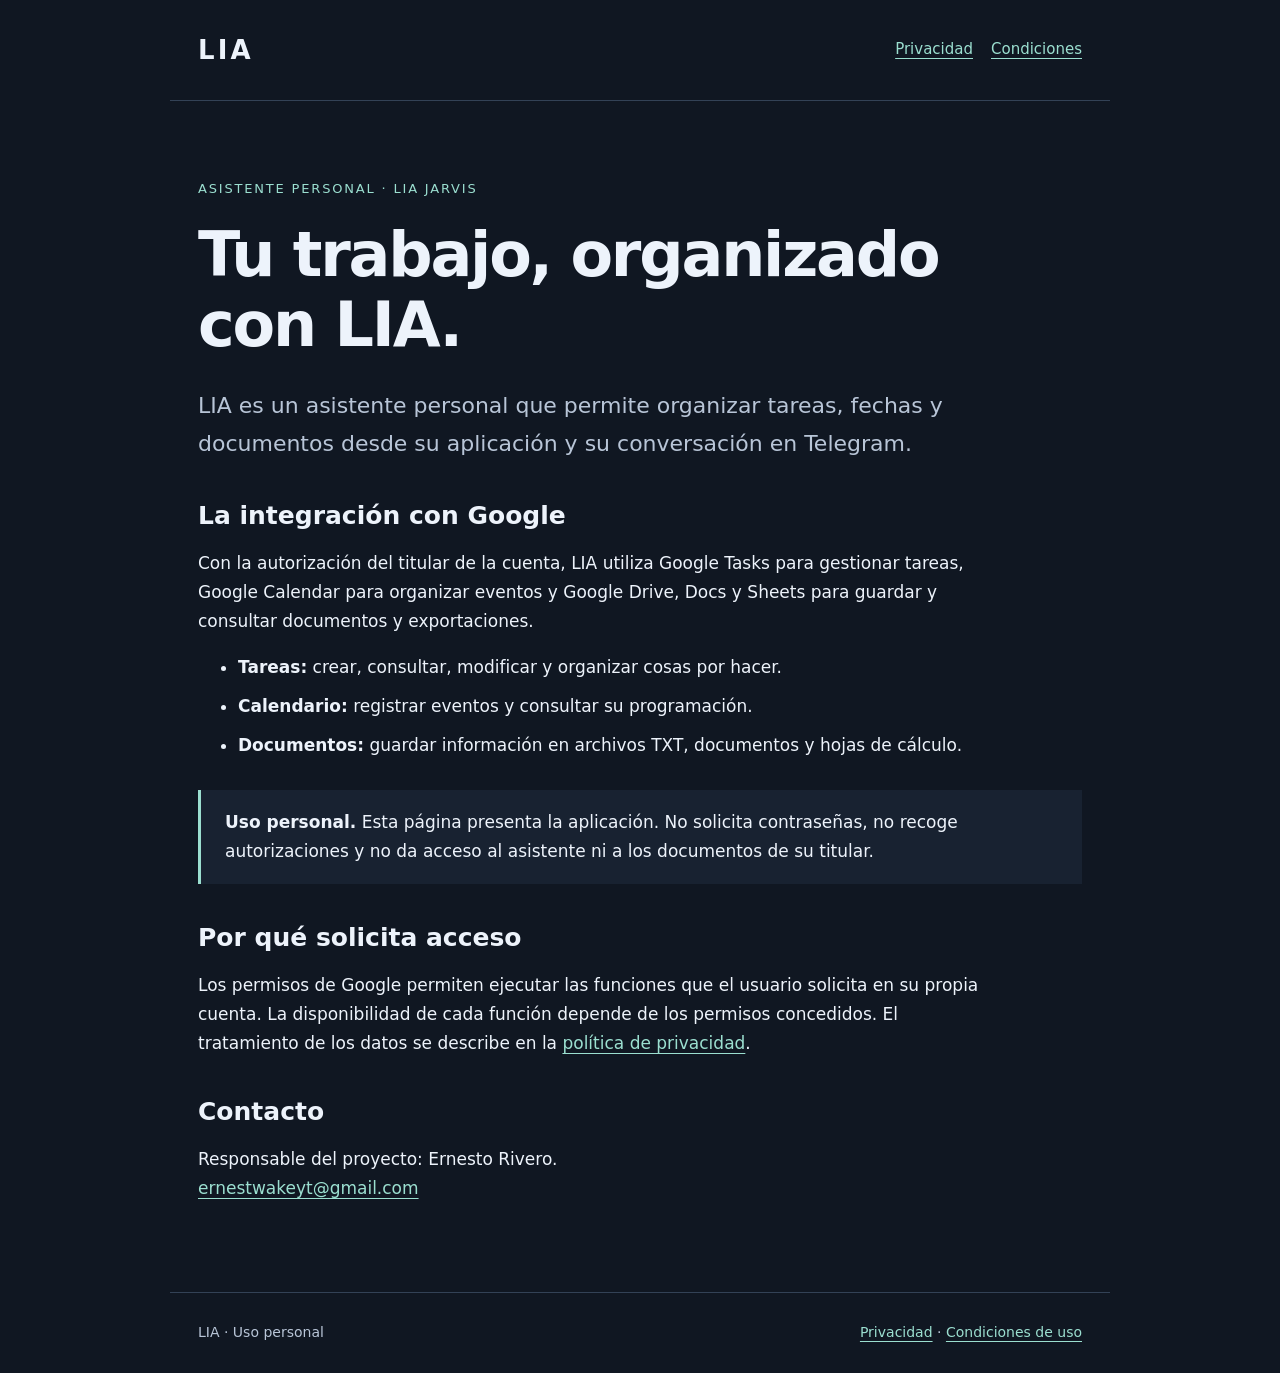
<file: index.html>
<!doctype html>
<html lang="es"><head><meta charset="utf-8"><meta name="viewport" content="width=device-width,initial-scale=1"><meta name="description" content="LIA, asistente personal para organizar tareas, calendario y documentos con Google."><title>LIA JARVIS · Asistente personal LIA</title><link rel="stylesheet" href="estilo.css"></head><body>
<a class="skip" href="#contenido">Ir al contenido</a><header><a class="brand" href="index.html">LIA</a><nav aria-label="Navegación principal"><a href="privacidad.html">Privacidad</a><a href="condiciones.html">Condiciones</a></nav></header>
<main id="contenido"><p class="eyebrow">Asistente personal · LIA JARVIS</p><h1>Tu trabajo, organizado con LIA.</h1><p class="lead">LIA es un asistente personal que permite organizar tareas, fechas y documentos desde su aplicación y su conversación en Telegram.</p>
<h2>La integración con Google</h2><p>Con la autorización del titular de la cuenta, LIA utiliza Google Tasks para gestionar tareas, Google Calendar para organizar eventos y Google Drive, Docs y Sheets para guardar y consultar documentos y exportaciones.</p>
<ul><li><strong>Tareas:</strong> crear, consultar, modificar y organizar cosas por hacer.</li><li><strong>Calendario:</strong> registrar eventos y consultar su programación.</li><li><strong>Documentos:</strong> guardar información en archivos TXT, documentos y hojas de cálculo.</li></ul>
<div class="note"><strong>Uso personal.</strong> Esta página presenta la aplicación. No solicita contraseñas, no recoge autorizaciones y no da acceso al asistente ni a los documentos de su titular.</div>
<h2>Por qué solicita acceso</h2><p>Los permisos de Google permiten ejecutar las funciones que el usuario solicita en su propia cuenta. La disponibilidad de cada función depende de los permisos concedidos. El tratamiento de los datos se describe en la <a href="privacidad.html">política de privacidad</a>.</p>
<h2>Contacto</h2><p>Responsable del proyecto: Ernesto Rivero.<br><a href="mailto:ernestwakeyt@gmail.com">ernestwakeyt@gmail.com</a></p></main>
<footer><span>LIA · Uso personal</span><span><a href="privacidad.html">Privacidad</a> · <a href="condiciones.html">Condiciones de uso</a></span></footer></body></html>
</file>
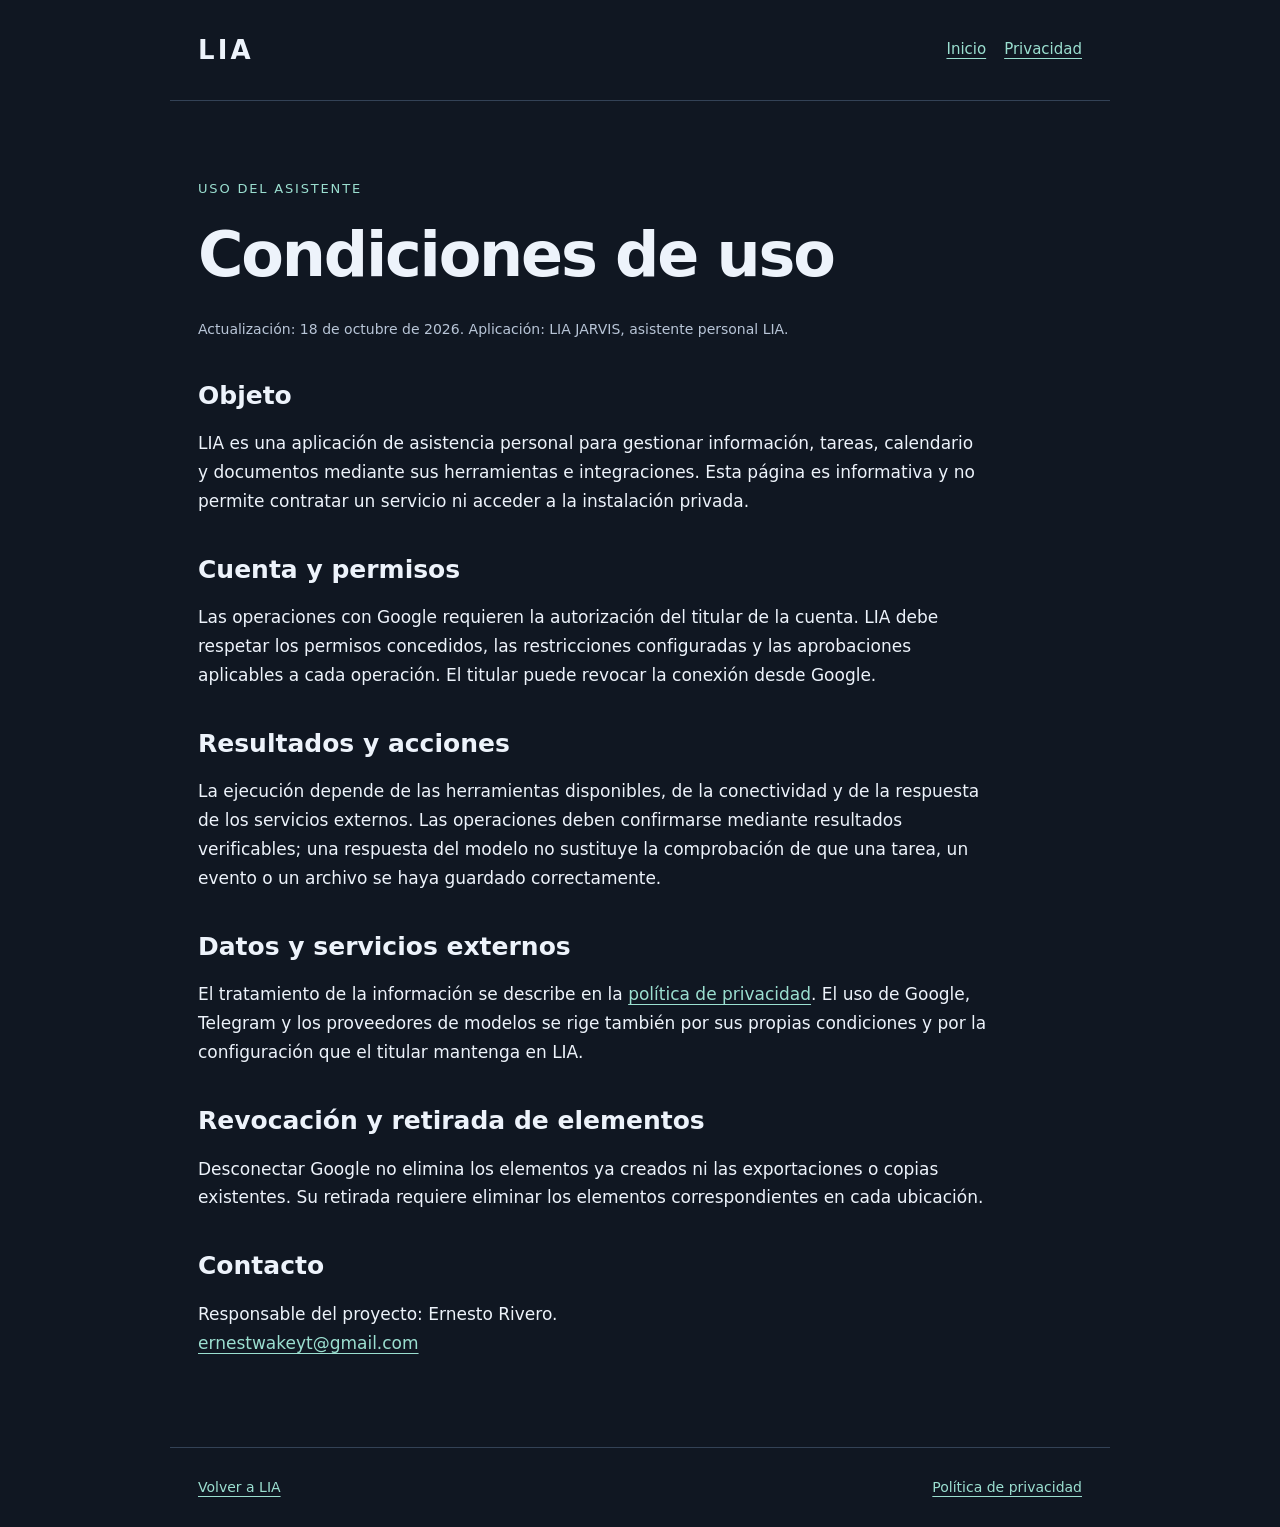
<file: condiciones.html>
<!doctype html>
<html lang="es"><head><meta charset="utf-8"><meta name="viewport" content="width=device-width,initial-scale=1"><meta name="description" content="Condiciones de uso personal de LIA y su integración con Google."><title>Condiciones de uso · LIA JARVIS</title><link rel="stylesheet" href="estilo.css"></head><body>
<a class="skip" href="#contenido">Ir al contenido</a><header><a class="brand" href="index.html">LIA</a><nav aria-label="Navegación principal"><a href="index.html">Inicio</a><a href="privacidad.html">Privacidad</a></nav></header>
<main id="contenido"><p class="eyebrow">Uso del asistente</p><h1>Condiciones de uso</h1><p class="meta">Actualización: 18 de octubre de 2026. Aplicación: LIA JARVIS, asistente personal LIA.</p>
<h2>Objeto</h2><p>LIA es una aplicación de asistencia personal para gestionar información, tareas, calendario y documentos mediante sus herramientas e integraciones. Esta página es informativa y no permite contratar un servicio ni acceder a la instalación privada.</p>
<h2>Cuenta y permisos</h2><p>Las operaciones con Google requieren la autorización del titular de la cuenta. LIA debe respetar los permisos concedidos, las restricciones configuradas y las aprobaciones aplicables a cada operación. El titular puede revocar la conexión desde Google.</p>
<h2>Resultados y acciones</h2><p>La ejecución depende de las herramientas disponibles, de la conectividad y de la respuesta de los servicios externos. Las operaciones deben confirmarse mediante resultados verificables; una respuesta del modelo no sustituye la comprobación de que una tarea, un evento o un archivo se haya guardado correctamente.</p>
<h2>Datos y servicios externos</h2><p>El tratamiento de la información se describe en la <a href="privacidad.html">política de privacidad</a>. El uso de Google, Telegram y los proveedores de modelos se rige también por sus propias condiciones y por la configuración que el titular mantenga en LIA.</p>
<h2>Revocación y retirada de elementos</h2><p>Desconectar Google no elimina los elementos ya creados ni las exportaciones o copias existentes. Su retirada requiere eliminar los elementos correspondientes en cada ubicación.</p>
<h2>Contacto</h2><p>Responsable del proyecto: Ernesto Rivero.<br><a href="mailto:ernestwakeyt@gmail.com">ernestwakeyt@gmail.com</a></p></main>
<footer><a href="index.html">Volver a LIA</a><a href="privacidad.html">Política de privacidad</a></footer></body></html>
</file>
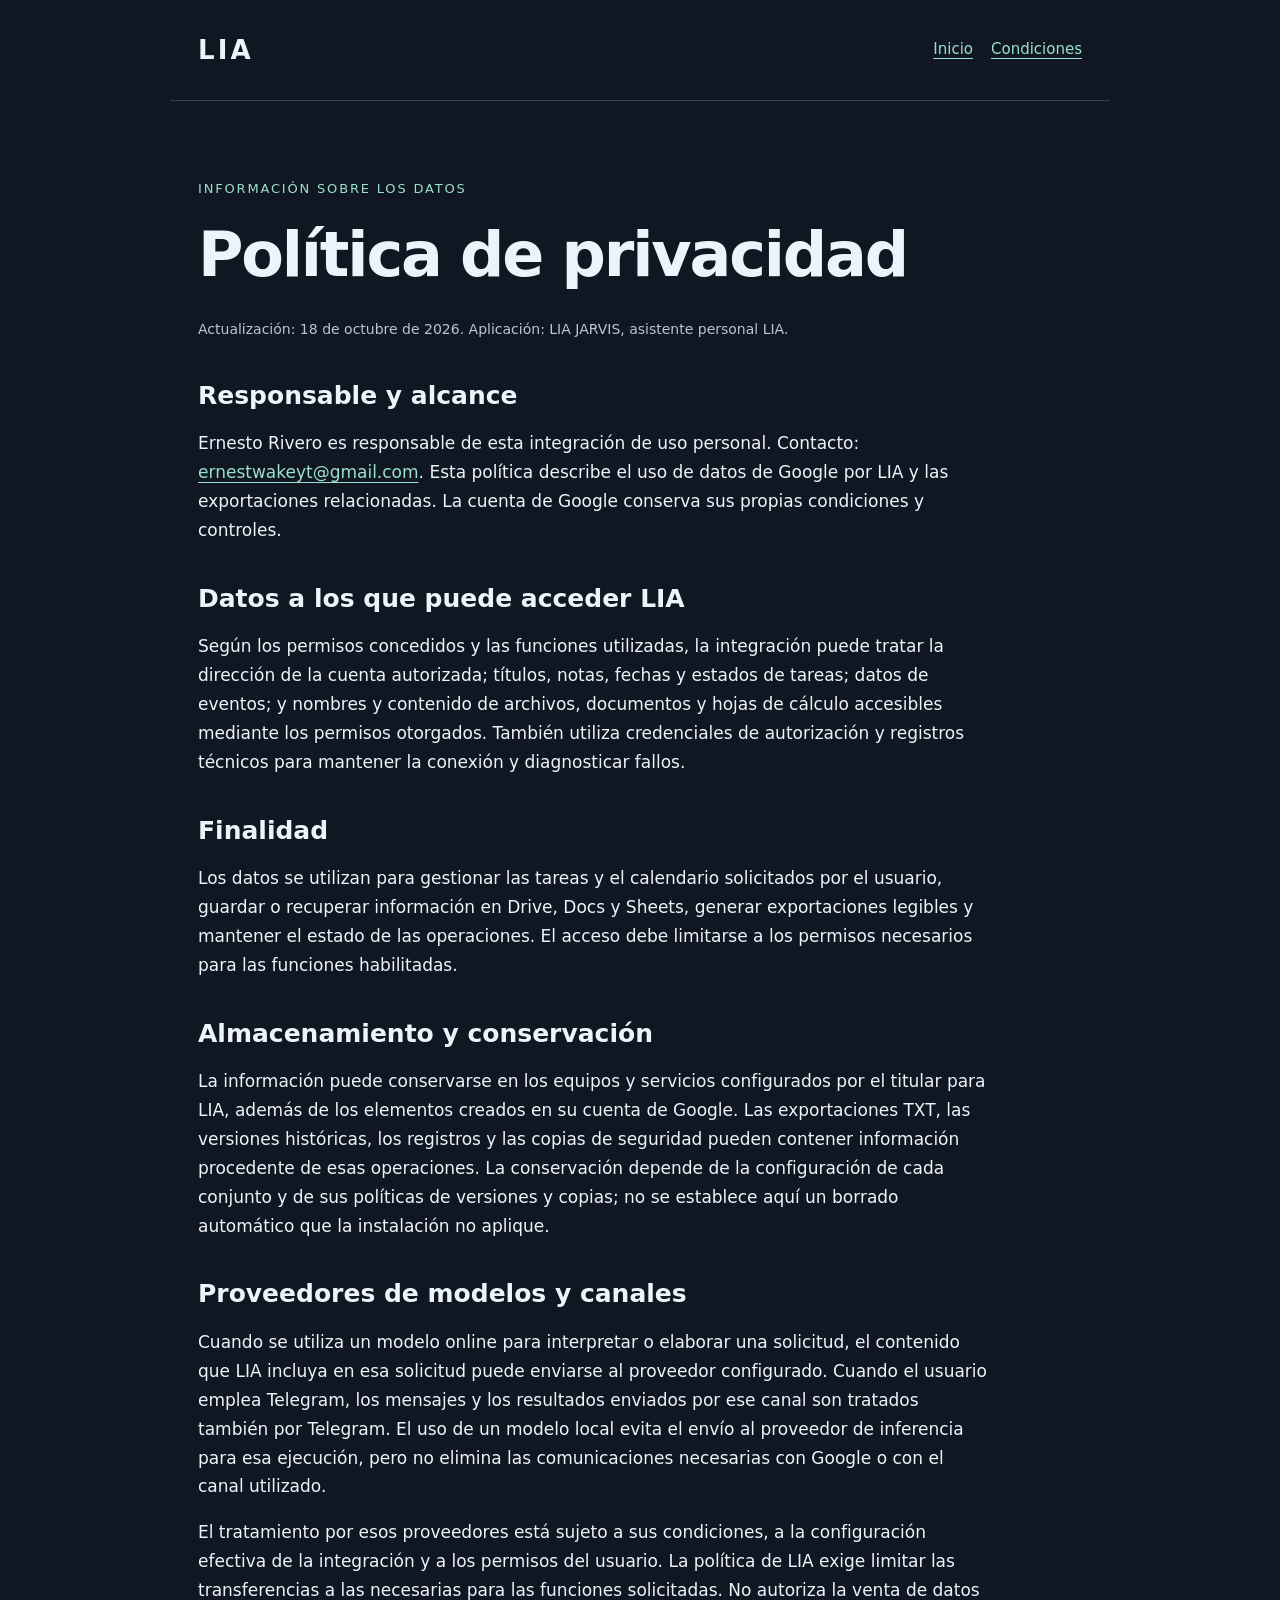
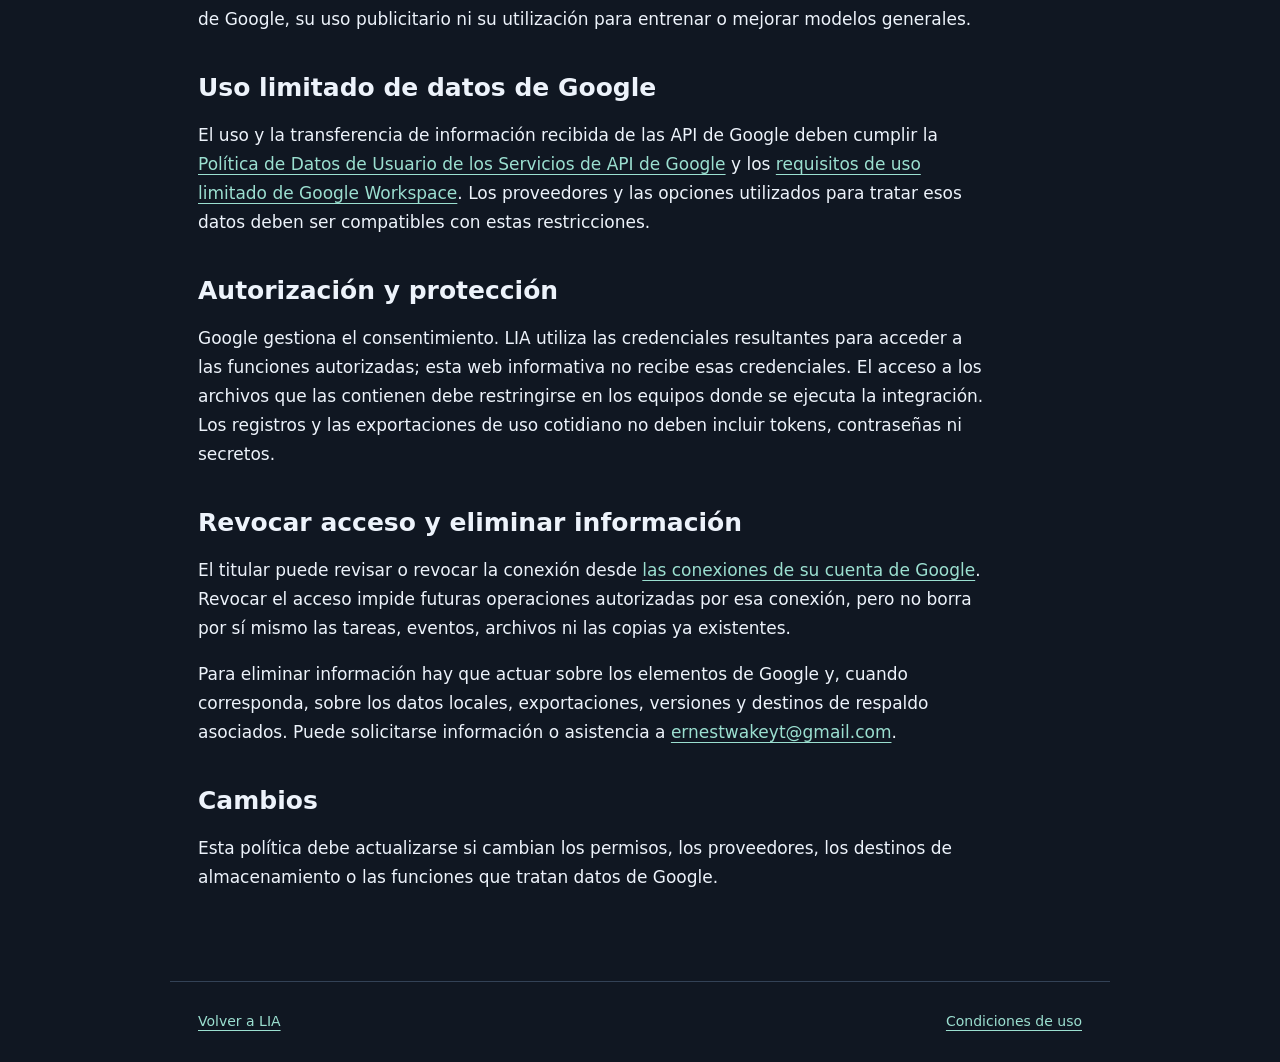
<file: privacidad.html>
<!doctype html>
<html lang="es"><head><meta charset="utf-8"><meta name="viewport" content="width=device-width,initial-scale=1"><meta name="description" content="Política de privacidad de la integración personal de LIA con Google."><title>Privacidad · LIA JARVIS</title><link rel="stylesheet" href="estilo.css"></head><body>
<a class="skip" href="#contenido">Ir al contenido</a><header><a class="brand" href="index.html">LIA</a><nav aria-label="Navegación principal"><a href="index.html">Inicio</a><a href="condiciones.html">Condiciones</a></nav></header>
<main id="contenido"><p class="eyebrow">Información sobre los datos</p><h1>Política de privacidad</h1><p class="meta">Actualización: 18 de octubre de 2026. Aplicación: LIA JARVIS, asistente personal LIA.</p>
<h2>Responsable y alcance</h2><p>Ernesto Rivero es responsable de esta integración de uso personal. Contacto: <a href="mailto:ernestwakeyt@gmail.com">ernestwakeyt@gmail.com</a>. Esta política describe el uso de datos de Google por LIA y las exportaciones relacionadas. La cuenta de Google conserva sus propias condiciones y controles.</p>
<h2>Datos a los que puede acceder LIA</h2><p>Según los permisos concedidos y las funciones utilizadas, la integración puede tratar la dirección de la cuenta autorizada; títulos, notas, fechas y estados de tareas; datos de eventos; y nombres y contenido de archivos, documentos y hojas de cálculo accesibles mediante los permisos otorgados. También utiliza credenciales de autorización y registros técnicos para mantener la conexión y diagnosticar fallos.</p>
<h2>Finalidad</h2><p>Los datos se utilizan para gestionar las tareas y el calendario solicitados por el usuario, guardar o recuperar información en Drive, Docs y Sheets, generar exportaciones legibles y mantener el estado de las operaciones. El acceso debe limitarse a los permisos necesarios para las funciones habilitadas.</p>
<h2>Almacenamiento y conservación</h2><p>La información puede conservarse en los equipos y servicios configurados por el titular para LIA, además de los elementos creados en su cuenta de Google. Las exportaciones TXT, las versiones históricas, los registros y las copias de seguridad pueden contener información procedente de esas operaciones. La conservación depende de la configuración de cada conjunto y de sus políticas de versiones y copias; no se establece aquí un borrado automático que la instalación no aplique.</p>
<h2>Proveedores de modelos y canales</h2><p>Cuando se utiliza un modelo online para interpretar o elaborar una solicitud, el contenido que LIA incluya en esa solicitud puede enviarse al proveedor configurado. Cuando el usuario emplea Telegram, los mensajes y los resultados enviados por ese canal son tratados también por Telegram. El uso de un modelo local evita el envío al proveedor de inferencia para esa ejecución, pero no elimina las comunicaciones necesarias con Google o con el canal utilizado.</p><p>El tratamiento por esos proveedores está sujeto a sus condiciones, a la configuración efectiva de la integración y a los permisos del usuario. La política de LIA exige limitar las transferencias a las necesarias para las funciones solicitadas. No autoriza la venta de datos de Google, su uso publicitario ni su utilización para entrenar o mejorar modelos generales.</p>
<h2>Uso limitado de datos de Google</h2><p>El uso y la transferencia de información recibida de las API de Google deben cumplir la <a href="https://developers.google.com/terms/api-services-user-data-policy">Política de Datos de Usuario de los Servicios de API de Google</a> y los <a href="https://developers.google.com/workspace/workspace-api-user-data-developer-policy">requisitos de uso limitado de Google Workspace</a>. Los proveedores y las opciones utilizados para tratar esos datos deben ser compatibles con estas restricciones.</p>
<h2>Autorización y protección</h2><p>Google gestiona el consentimiento. LIA utiliza las credenciales resultantes para acceder a las funciones autorizadas; esta web informativa no recibe esas credenciales. El acceso a los archivos que las contienen debe restringirse en los equipos donde se ejecuta la integración. Los registros y las exportaciones de uso cotidiano no deben incluir tokens, contraseñas ni secretos.</p>
<h2>Revocar acceso y eliminar información</h2><p>El titular puede revisar o revocar la conexión desde <a href="https://myaccount.google.com/connections">las conexiones de su cuenta de Google</a>. Revocar el acceso impide futuras operaciones autorizadas por esa conexión, pero no borra por sí mismo las tareas, eventos, archivos ni las copias ya existentes.</p><p>Para eliminar información hay que actuar sobre los elementos de Google y, cuando corresponda, sobre los datos locales, exportaciones, versiones y destinos de respaldo asociados. Puede solicitarse información o asistencia a <a href="mailto:ernestwakeyt@gmail.com">ernestwakeyt@gmail.com</a>.</p>
<h2>Cambios</h2><p>Esta política debe actualizarse si cambian los permisos, los proveedores, los destinos de almacenamiento o las funciones que tratan datos de Google.</p></main>
<footer><a href="index.html">Volver a LIA</a><a href="condiciones.html">Condiciones de uso</a></footer></body></html>
</file>
<file: estilo.css>
:root{color-scheme:dark;--bg:#101722;--panel:#182231;--text:#edf3fb;--muted:#b8c5d7;--accent:#9bdfd0;--line:#334256}*{box-sizing:border-box}html{scroll-behavior:smooth}body{margin:0;background:var(--bg);color:var(--text);font:17px/1.7 system-ui,-apple-system,"Segoe UI",sans-serif}a{color:var(--accent);text-underline-offset:4px}a:focus-visible{outline:3px solid var(--accent);outline-offset:5px}header,main,footer{max-width:940px;margin:auto;padding:28px}header{display:flex;align-items:center;justify-content:space-between;gap:24px;border-bottom:1px solid var(--line)}.brand{font-size:26px;font-weight:750;letter-spacing:.12em;text-decoration:none;color:var(--text)}nav{display:flex;flex-wrap:wrap;gap:18px;font-size:15px}main{padding-top:64px;padding-bottom:72px}.eyebrow{color:var(--accent);font-size:13px;letter-spacing:.14em;text-transform:uppercase}h1{font-size:clamp(34px,6vw,62px);line-height:1.12;letter-spacing:-.035em;margin:20px 0 28px;max-width:780px}h2{font-size:25px;line-height:1.3;margin:38px 0 14px}.lead{font-size:22px;color:var(--muted);max-width:760px}.note{background:var(--panel);border-left:3px solid var(--accent);padding:18px 24px;margin:30px 0}p,li{max-width:790px}li{margin-bottom:10px}.meta,footer{color:var(--muted);font-size:14px}footer{border-top:1px solid var(--line);display:flex;flex-wrap:wrap;gap:18px;justify-content:space-between}.skip{position:absolute;left:16px;top:-100px;background:var(--panel);padding:8px 16px}.skip:focus{top:10px}strong{color:var(--text)}@media(max-width:600px){header{align-items:flex-start;flex-direction:column;gap:12px}header,main,footer{padding-left:22px;padding-right:22px}main{padding-top:40px}.lead{font-size:20px}}
</file>
